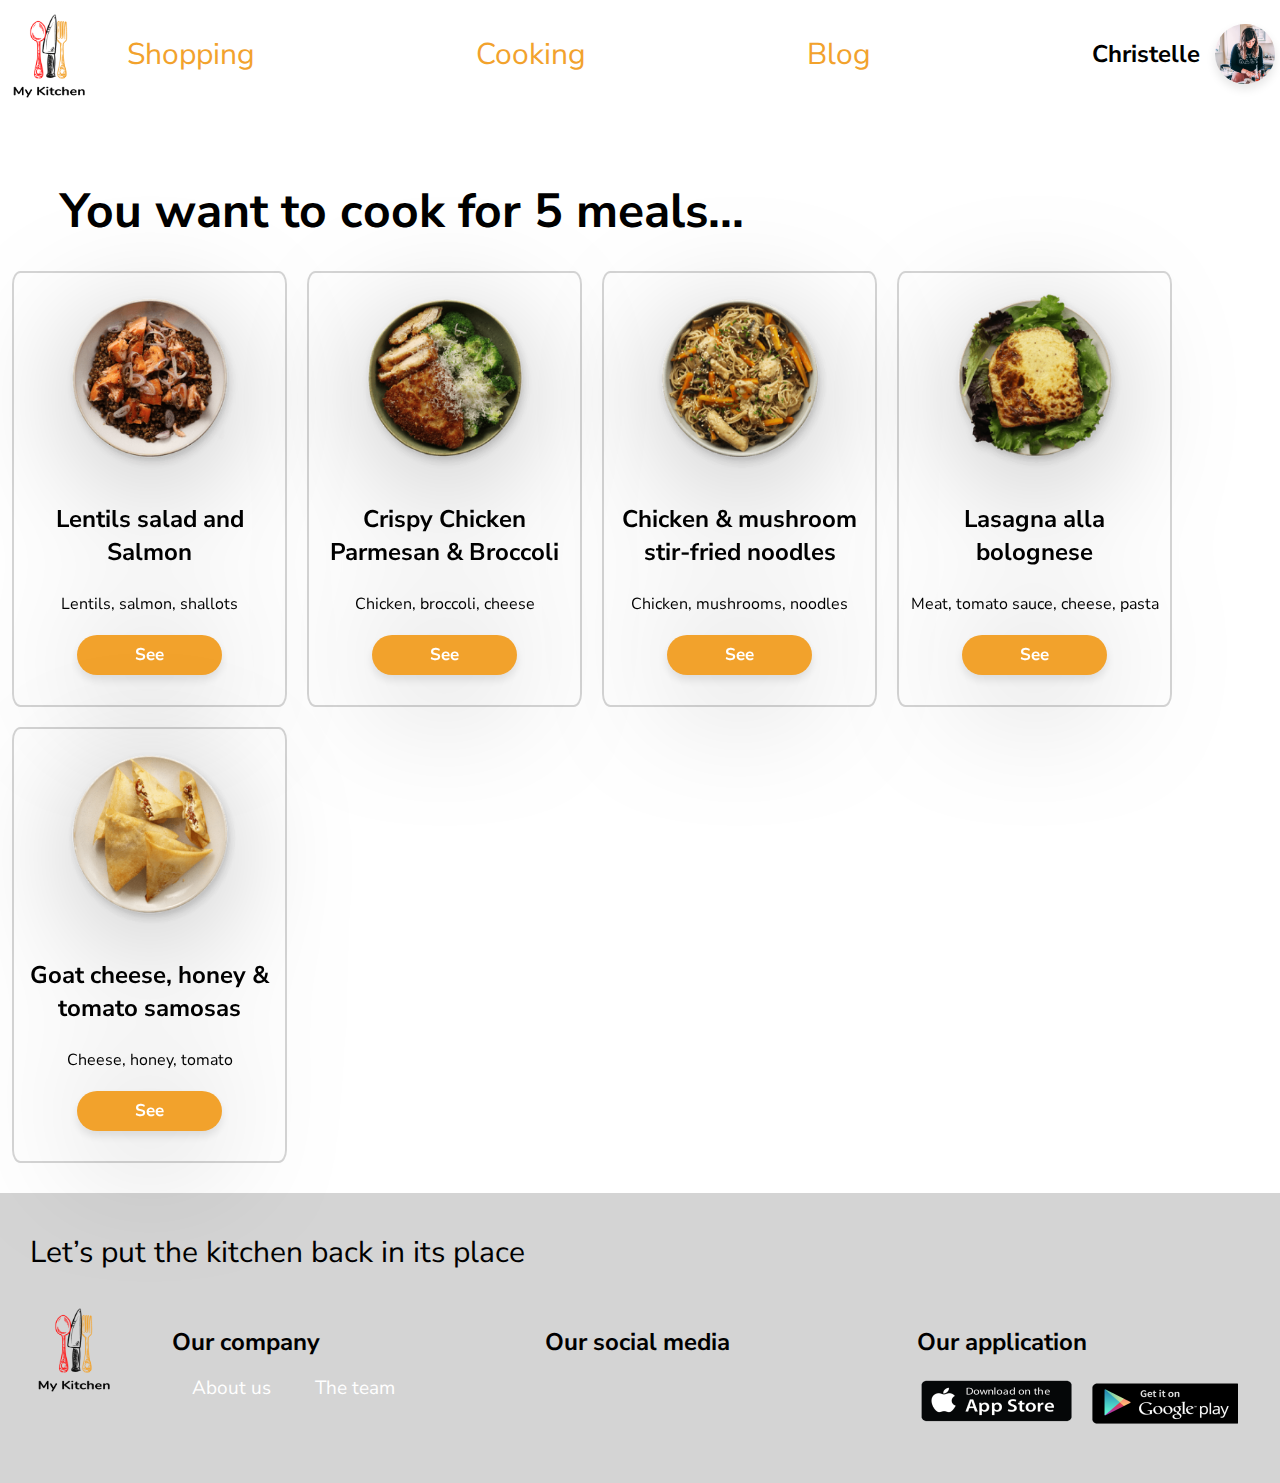
<file: My Kitchen 2/recipeschoice.html>
<!DOCTYPE html>


<!DOCTYPE html>
<html>
<head>
	<title>Recipe's choice</title>
	<meta charset="utf-8">
	<link rel="stylesheet" href="css/style.css">
</head>


<body>
	<div class="header">
						<img class="logo" src="images/logo.png" alt="Logo">
						<h2>Shopping</h2>
						<h2>Cooking</h2>
						<h2>Blog</h2>
						<h3>Christelle</h3>
						<img class="avatar" src="images/avatar.jpg" alt="Christelle">
	</div>	

	<div id="container-choice">
	<h1>You want to cook for 5 meals...</h1>
	<a class="btn-red" href="#" >Add to cart</a>
	</div>


<div class="container">
	<div class="card-grid-big">
				<div class="big">
					<img class="img-rounded" src="images/lentilles.png" alt="Lentilles">
					<h3>Lentils salad and Salmon</h3>
					<p>Lentils, salmon, shallots </p>
					<a class="btn-orange" href="#">See</a>
				</div>
				<div class="big">
					<img class="img-rounded" src="images/crispy.png" alt="Crispy chicken">
					<h3>Crispy Chicken Parmesan & Broccoli</h3>
					<p>Chicken, broccoli, cheese</p>
					<a class="btn-orange" href="#">See</a>
				</div>
				<div class="big">
					<img class="img-rounded" src="images/chicken.png" alt="Risotto">
					<h3>Chicken & mushroom stir-fried noodles</h3>
					<p>Chicken, mushrooms, noodles</p>
					<a class="btn-orange" href="#">See</a>
				</div>

				<div class="big">
					<img class="img-rounded" src="images/lasagna.png" alt="Lasagna">
					<h3>Lasagna alla bolognese</h3>
					<p>Meat, tomato sauce, cheese, pasta</p>
					<a class="btn-orange" href="#">See</a>
				</div>

				<div class="big">
					<img class="img-rounded" src="images/samosa.png" alt="Samosa">
					<h3>Goat cheese, honey &  tomato samosas</h3>
					<p>Cheese, honey, tomato</p>
					<a class="btn-orange" href="#">See</a>
				</div>
	</div>

</div>
	

<div class="footer">

	</div>

</body>

<footer>
	<h2>Let’s put the kitchen back in its place</h2>
		<div class="footer">
			<img class="logo" src="images/logo.png" alt="Logo">
			<div class="bloc footer-company">
				<h3>Our company</h3>
				<ul class="list-inline">
					<li><a href="#">About us</a></li>
					<li><a href="#">The team</a></li>
				</ul>
			</div>
			<div class="bloc  footer-media">
				<h3>Our social media</h3>
				<ul class="list-inline">
					<li><a href="#"><i class="fab fa-instagram"></i></a></li>
					<li><a href="#"><i class="fab fa-facebook"></i></a></li>
					<li><a href="#"><i class="fab fa-twitter"></i></a></li>
					<li><a href="#"><i class="fab fa-pinterest"></i></a></li>
				</ul>
			</div>
			<div class="bloc footer-application">
				<h3>Our application</h3>
				<ul class="list-inline">
					<img src="images/app1.png" alt="AppStore">
					<img src="images/app2.png" alt="GooglePlay">
				</ul>
			</div>
		</div>
</footer>


</body>
</html>
</file>
<file: My Kitchen 2/css/style.css>
/* Importing google fonts*/
@import url("https://fonts.googleapis.com/css2?family=Nunito+Sans:wght@200;400;700&display=swap");

/* Importing all components*/
@import url("components/container.css");
@import url("components/avatar.css");
@import url("components/button.css");
@import url("components/banner.css");
@import url("components/header.css");
@import url("components/cards.css");
@import url("components/footer.css");
@import url("components/list.css");
@import url("components/signup.css");

/* Elements*/

body{
	background: white;
	color:black;
	font-family: 'Nunito Sans', sans-serif;
	margin: 0;
	}

h1,h2,h3,h4,p {
	font-family: 'Nunito Sans', sans-serif;
	}

h1 {
font-style: normal;
font-weight: bold;
font-size: 48px;
line-height: 65px;
color: #000000;
}

h2 {
font-style: normal;
font-weight: normal;
font-size: 30px;
line-height: 49px;
color: #000000;
}

h3 {
font-style: normal;
font-weight: bold;
font-size: 24px;
line-height: 33px;
color: #000000;
}


a {
	text-decoration: none;
}

ul {
	padding-inline-start: 0px;
}

footer {
	background-color: rgba(0, 0, 0, 0.17);
	padding: 10px 10px 10px 30px;
}

.grey{
	color: rgba(0, 0, 0, 0.17);
	}
.orange{
	color: #F2A22C;
	}
.white{
	color: white;
	}


.logo{
	width: 87px;
    height: 93px;
    padding-right: 35px;
}


.img-rounded{
	border-radius: 100%;
	width: 200px;
	height: 190px;
	}

.img-shadowed{
	box-shadow: 0px 5px 10px rgb(0 0 0 / 10%)
	}

.img-brand{
	height: 45px;
	padding: 10px;
	}

.brands-grid{
	display: flex;
	flex-wrap: wrap;
	}
.brands-grid img{
	justify-content: space-between;
	}

#column { 
	overflow:auto; 
	width: 100%; 
	} 
#column50pleft, #column50pright{ 
	width: 49%; 
	} 

#column50pleft { 
	float:left; 
	} 

#column50pright { 
	float:right; 
	}
</file>
